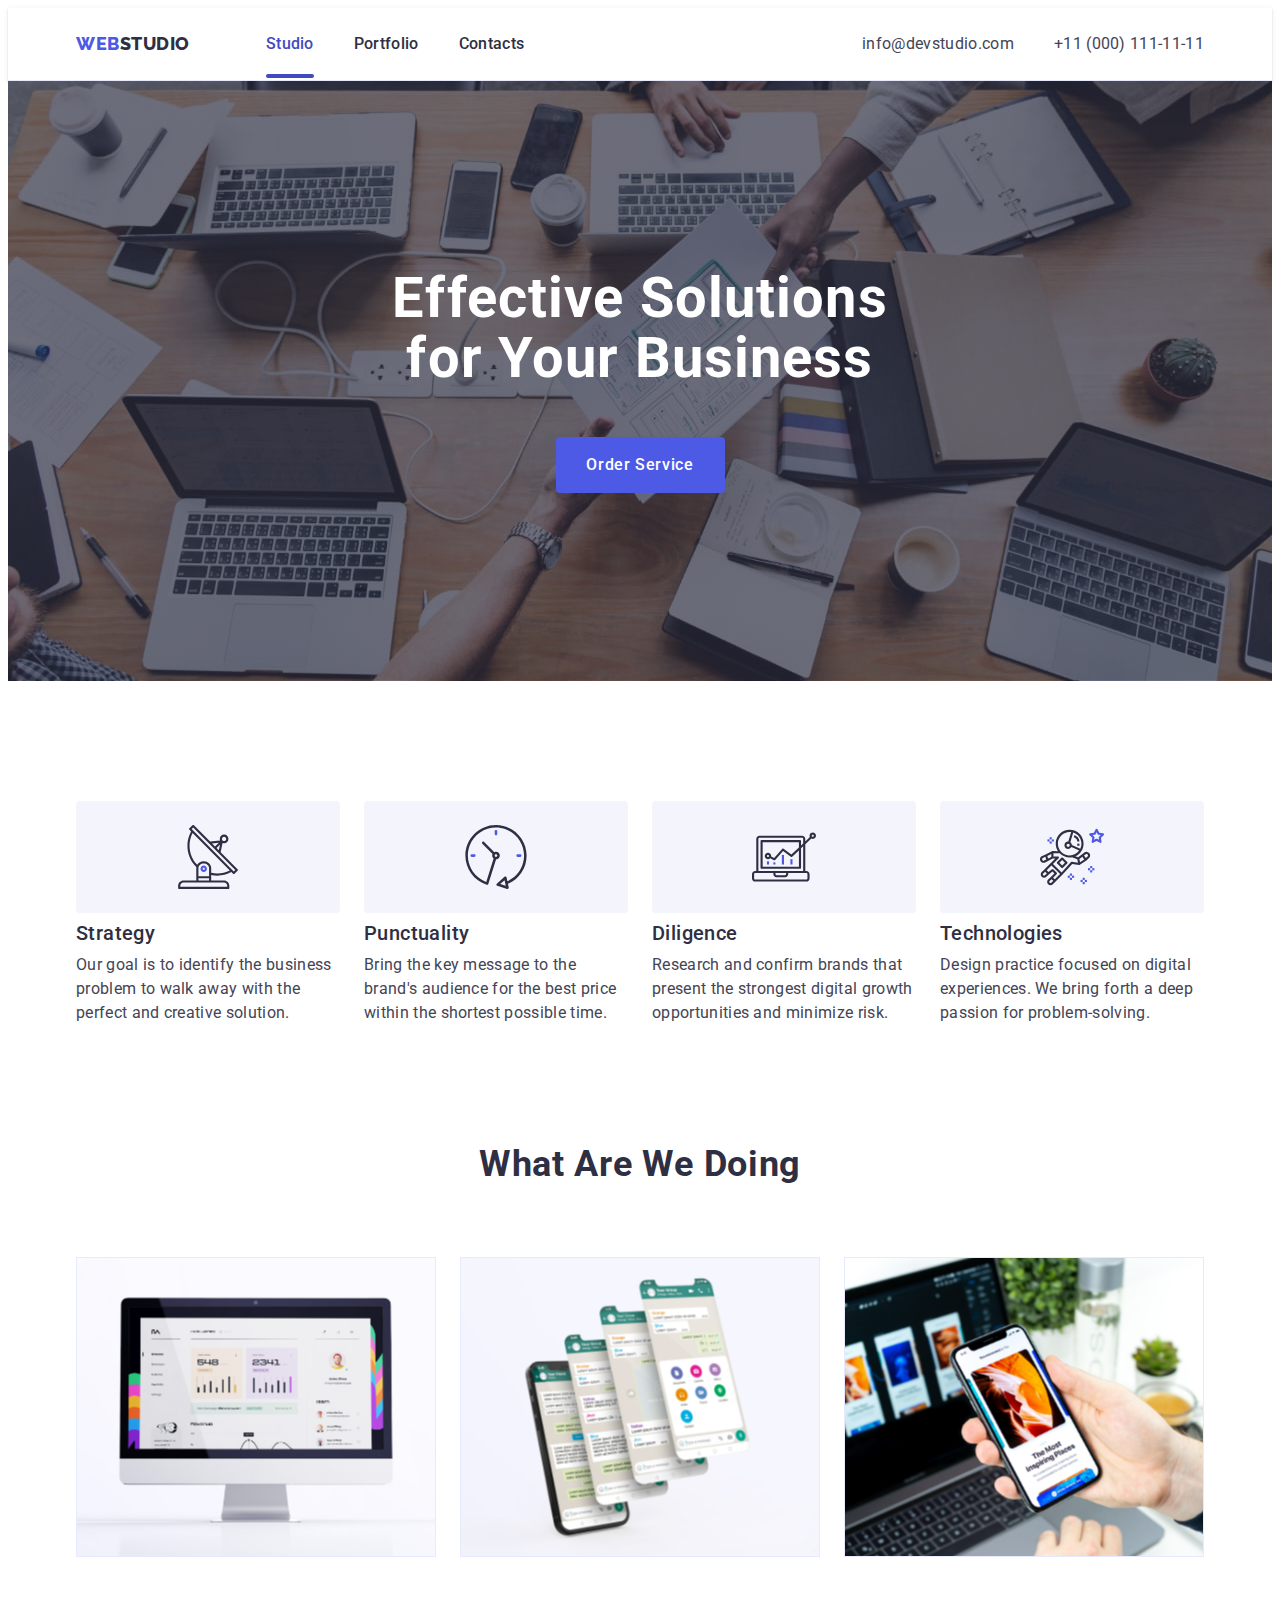
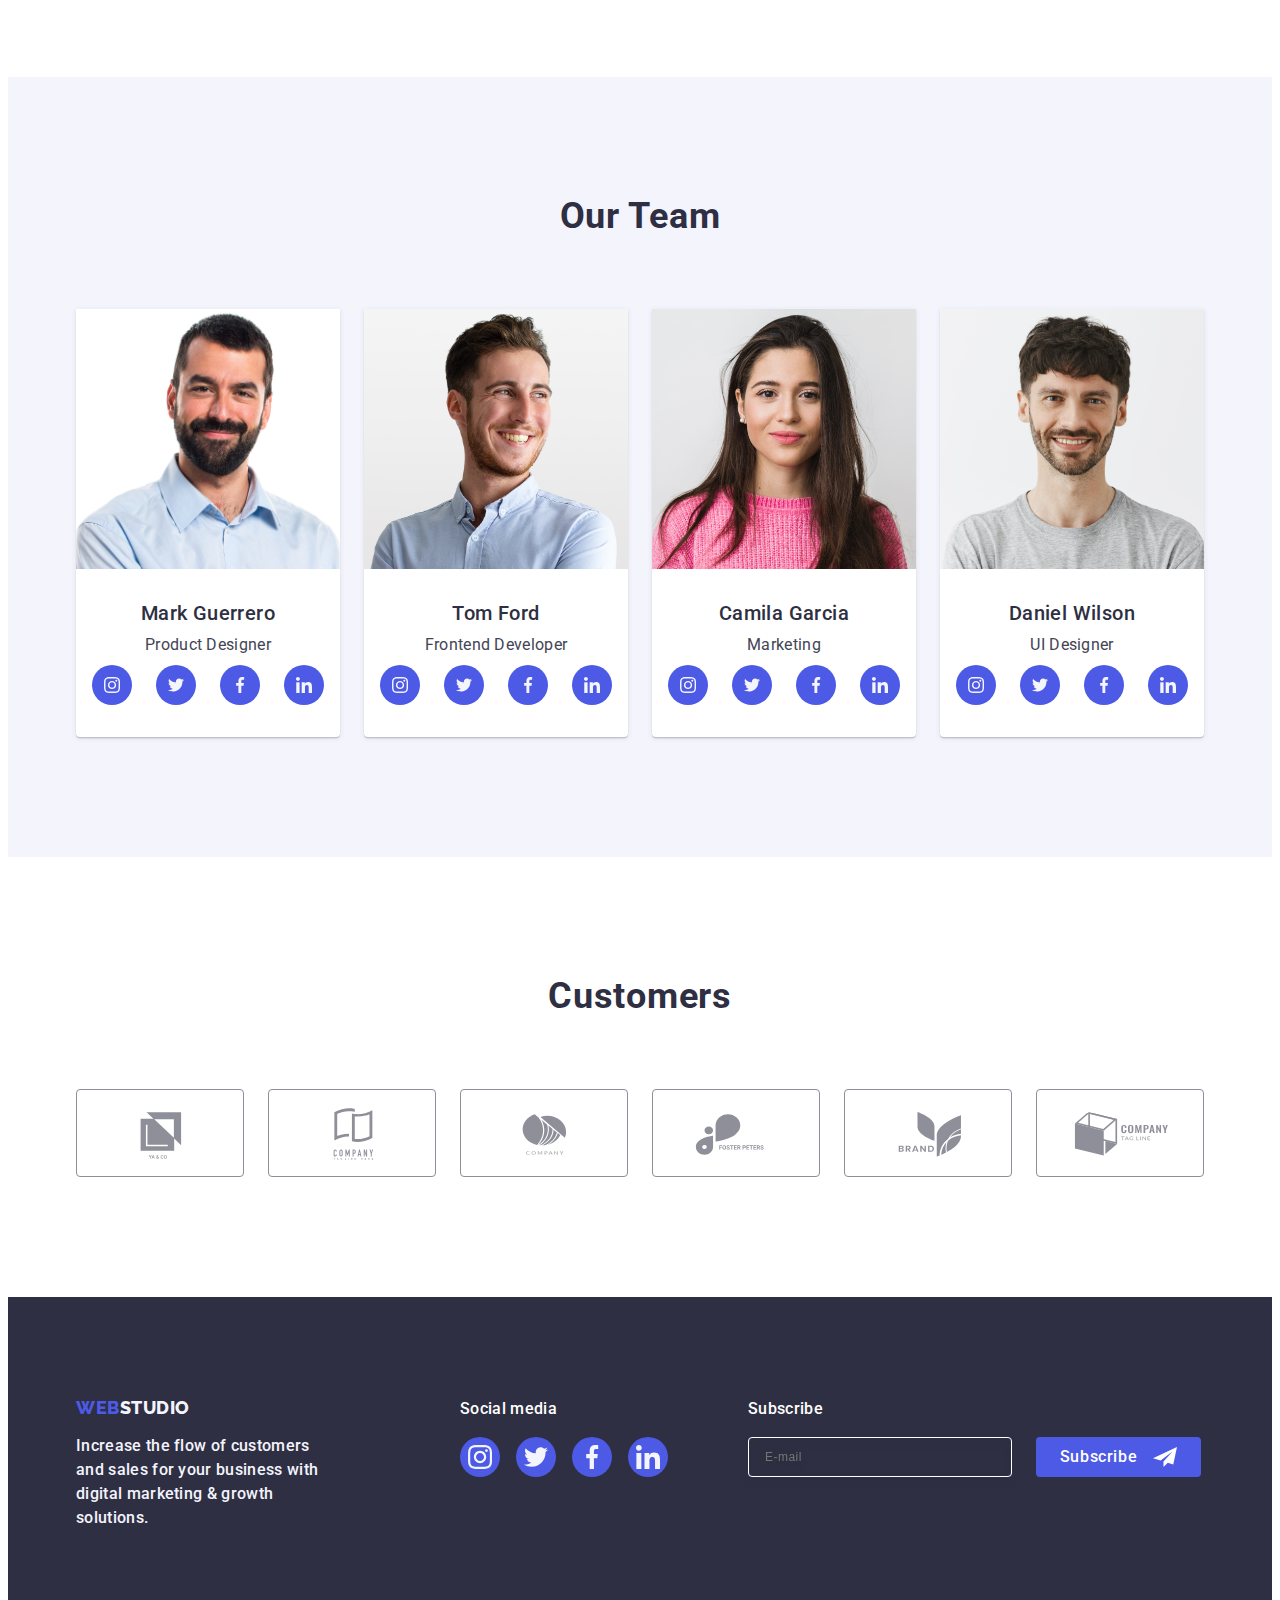
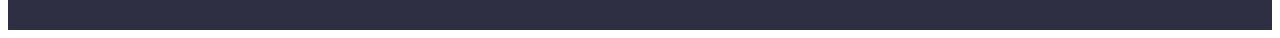
<file: index.html>
<!DOCTYPE html>
<html lang="en">
  <head>
    <meta charset="UTF-8" />
    <meta http-equiv="X-UA-Compatible" content="IE=edge" />
    <meta name="viewport" content="width=device-width, initial-scale=1.0" />

    <link rel="preconnect" href="https://fonts.googleapis.com" />
    <link rel="preconnect" href="https://fonts.gstatic.com" crossorigin />
    <link
      href="https://fonts.googleapis.com/css2?family=Raleway:wght@800&family=Roboto:wght@400;500;700;900&display=swap"
      rel="stylesheet"
    />

    <link
      rel="stylesheet"
      href="https://cdnjs.cloudflare.com/ajax/libs/modern-normalize/2.0.0/modern-normalize.min.css"
      integrity="sha512-4xo8blKMVCiXpTaLzQSLSw3KFOVPWhm/TRtuPVc4WG6kUgjH6J03IBuG7JZPkcWMxJ5huwaBpOpnwYElP/m6wg=="
      crossorigin="anonymous"
      referrerpolicy="no-referrer"
    />

    <link rel="stylesheet" href="./css/styles.css" />
    <title>Web Studio</title>
  </head>
  <body>
    <!-- Header -->
    <header class="header">
      <div class="container header-container">
        <!-- Menu nav -->
        <nav class="header-navigation">
          <!-- Header Logo -->
          <a href="./index.html" class="logo-webstudio link"
            >Web<span class="studio">Studio</span></a
          >

          <!-- header link -->
          <ul class="header-link list link">
            <li>
              <a
                class="header-list-menu line link-cursor link"
                href="./index.html"
                >Studio</a
              >
            </li>
            <li>
              <a
                class="header-list-menu link-cursor link"
                href="./portfolio.html"
                >Portfolio</a
              >
            </li>
            <li>
              <a class="header-list-menu link-cursor link" href="">Contacts</a>
            </li>
          </ul>
        </nav>
        <!-- header address link -->
        <address class="address-link list header-address">
          <ul class="address-link list">
            <li>
              <a
                class="address-link link-cursor list link"
                href="mailto:info@devstudio.com"
                >info@devstudio.com</a
              >
            </li>
            <li>
              <a
                class="address-link link-cursor list link"
                href="tel:+110001111111"
                >+11 (000) 111-11-11</a
              >
            </li>
          </ul>
        </address>
      </div>
    </header>

    <!-- Main content -->
    <main>
      <!-- HERO  section 1 -->
      <section class="hero-studio">
        <div class="container">
          <h1 class="hero-title hero-title-container">
            Effective Solutions for Your Business
          </h1>
          <button class="hero-button" type="button" data-modal-open>
            Order Service
          </button>
        </div>
      </section>
      <!-- Featurs section 2 -->
      <section class="featurs-section">
        <div class="container featurs-container">
          <h2 class="featurs-title-visually-hidden">Featurs</h2>
          <ul class="list featurs-list">
            <li class="featurs-block">
              <div class="featurs-image">
                <svg class="featurs-icon" width="64" height="64">
                  <use href="./images/icons.svg#icon-antenna"></use>
                </svg>
              </div>
              <h3 class="featurs-names">Strategy</h3>
              <p class="featurs-text">
                Our goal is to identify the business problem to walk away with
                the perfect and creative solution.
              </p>
            </li>
            <li class="featurs-block">
              <div class="featurs-image">
                <svg class="featurs-icon" width="64" height="64">
                  <use href="./images/icons.svg#icon-clock"></use>
                </svg>
              </div>
              <h3 class="featurs-names">Punctuality</h3>
              <p class="featurs-text">
                Bring the key message to the brand's audience for the best price
                within the shortest possible time.
              </p>
            </li>
            <li class="featurs-block">
              <div class="featurs-image">
                <svg class="featurs-icon" width="64" height="64">
                  <use href="./images/icons.svg#icon-diagram"></use>
                </svg>
              </div>
              <h3 class="featurs-names">Diligence</h3>
              <p class="featurs-text">
                Research and confirm brands that present the strongest digital
                growth opportunities and minimize risk.
              </p>
            </li>
            <li class="featurs-block">
              <div class="featurs-image">
                <svg class="featurs-icon" width="64" height="64">
                  <use href="./images/icons.svg#icon-astronaut"></use>
                </svg>
              </div>
              <h3 class="featurs-names">Technologies</h3>
              <p class="featurs-text">
                Design practice focused on digital experiences. We bring forth a
                deep passion for problem-solving.
              </p>
            </li>
          </ul>
        </div>
      </section>
      <!-- Work - What ate we doing - Section 3 -->
      <section class="work-section">
        <div class="container work-container">
          <h2 class="work-title">What are we doing</h2>
          <ul class="list work-list-container">
            <li class="work-block">
              <img
                src="./images/img-1-rectangle-71.jpg"
                alt="Image of computer"
                width="360"
              />
            </li>
            <li class="work-block">
              <img
                src="./images/img-2-rectangle-71.jpg"
                alt="Image of screens of smartphone"
                width="360"
              />
            </li>
            <li class="work-block">
              <img
                src="./images/img-3-rectangle-71.jpg"
                alt="Image of smartphone and laptop"
                width="360"
              />
            </li>
          </ul>
        </div>
      </section>
      <!-- About us - Section 4 -->
      <section class="about-us-section">
        <div class="container">
          <h2 class="about-title">Our Team</h2>
          <ul class="list about-us-list">
            <li class="team-figuration">
              <img
                src="./images/photo-of-mark.jpg"
                alt="Photo of Mark"
                width="264"
              />
              <div class="workers-block">
                <h3 class="name-of-workers">Mark Guerrero</h3>
                <p class="work-position">Product Designer</p>
                <ul class="list social-media-list-workers">
                  <li class="background-social-media-workers">
                    <a class="social-list-worker-item" href="#">
                      <svg width="16" height="16" class="worker-link-icon">
                        <use href="./images/icons.svg#icon-instagram-1"></use>
                      </svg>
                    </a>
                  </li>
                  <li class="background-social-media-workers">
                    <a class="social-list-worker-item" href="#">
                      <svg width="16" height="16" class="worker-link-icon">
                        <use href="./images/icons.svg#icon-twitter-1"></use>
                      </svg>
                    </a>
                  </li>
                  <li class="background-social-media-workers">
                    <a class="social-list-worker-item" href="#">
                      <svg width="16" height="16" class="worker-link-icon">
                        <use href="./images/icons.svg#icon-facebook-1"></use>
                      </svg>
                    </a>
                  </li>
                  <li class="background-social-media-workers">
                    <a class="social-list-worker-item" href="#">
                      <svg width="16" height="16" class="worker-link-icon">
                        <use href="./images/icons.svg#icon-linkedin-1"></use>
                      </svg>
                    </a>
                  </li>
                </ul>
              </div>
            </li>
            <li class="team-figuration">
              <img
                src="./images/photo-of-tom.jpg"
                alt="Photo of Tom"
                width="264"
              />
              <div class="workers-block">
                <h3 class="name-of-workers">Tom Ford</h3>
                <p class="work-position">Frontend Developer</p>
                <ul class="list social-media-list-workers">
                  <li class="background-social-media-workers">
                    <a class="social-list-worker-item" href="#">
                      <svg width="16" height="16" class="worker-link-icon">
                        <use href="./images/icons.svg#icon-instagram-1"></use>
                      </svg>
                    </a>
                  </li>
                  <li class="background-social-media-workers">
                    <a class="social-list-worker-item" href="#">
                      <svg width="16" height="16" class="worker-link-icon">
                        <use href="./images/icons.svg#icon-twitter-1"></use>
                      </svg>
                    </a>
                  </li>
                  <li class="background-social-media-workers">
                    <a class="social-list-worker-item" href="#">
                      <svg width="16" height="16" class="worker-link-icon">
                        <use href="./images/icons.svg#icon-facebook-1"></use>
                      </svg>
                    </a>
                  </li>
                  <li class="background-social-media-workers">
                    <a class="social-list-worker-item" href="#">
                      <svg width="16" height="16" class="worker-link-icon">
                        <use href="./images/icons.svg#icon-linkedin-1"></use>
                      </svg>
                    </a>
                  </li>
                </ul>
              </div>
            </li>
            <li class="team-figuration">
              <img
                src="./images/photo-of-camila.jpg"
                alt="Photo of Camila"
                width="264"
              />
              <div class="workers-block">
                <h3 class="name-of-workers">Camila Garcia</h3>
                <p class="work-position">Marketing</p>
                <ul class="list social-media-list-workers">
                  <li class="background-social-media-workers">
                    <a class="social-list-worker-item" href="#">
                      <svg width="16" height="16" class="worker-link-icon">
                        <use href="./images/icons.svg#icon-instagram-1"></use>
                      </svg>
                    </a>
                  </li>
                  <li class="background-social-media-workers">
                    <a class="social-list-worker-item" href="#">
                      <svg width="16" height="16" class="worker-link-icon">
                        <use href="./images/icons.svg#icon-twitter-1"></use>
                      </svg>
                    </a>
                  </li>
                  <li class="background-social-media-workers">
                    <a class="social-list-worker-item" href="#">
                      <svg width="16" height="16" class="worker-link-icon">
                        <use href="./images/icons.svg#icon-facebook-1"></use>
                      </svg>
                    </a>
                  </li>
                  <li class="background-social-media-workers">
                    <a class="social-list-worker-item" href="#">
                      <svg width="16" height="16" class="worker-link-icon">
                        <use href="./images/icons.svg#icon-linkedin-1"></use>
                      </svg>
                    </a>
                  </li>
                </ul>
              </div>
            </li>
            <li class="team-figuration">
              <img
                src="./images/photo-of-daniel.jpg"
                alt="Photo of Daniel"
                width="264"
              />
              <div class="workers-block">
                <h3 class="name-of-workers">Daniel Wilson</h3>
                <p class="work-position">UI Designer</p>
                <ul class="list social-media-list-workers">
                  <li class="background-social-media-workers">
                    <a class="social-list-worker-item" href="#">
                      <svg width="16" height="16" class="worker-link-icon">
                        <use href="./images/icons.svg#icon-instagram-1"></use>
                      </svg>
                    </a>
                  </li>
                  <li class="background-social-media-workers">
                    <a class="social-list-worker-item" href="#">
                      <svg width="16" height="16" class="worker-link-icon">
                        <use href="./images/icons.svg#icon-twitter-1"></use>
                      </svg>
                    </a>
                  </li>
                  <li class="background-social-media-workers">
                    <a class="social-list-worker-item" href="#">
                      <svg width="16" height="16" class="worker-link-icon">
                        <use href="./images/icons.svg#icon-facebook-1"></use>
                      </svg>
                    </a>
                  </li>
                  <li class="background-social-media-workers">
                    <a class="social-list-worker-item" href="#">
                      <svg width="16" height="16" class="worker-link-icon">
                        <use href="./images/icons.svg#icon-linkedin-1"></use>
                      </svg>
                    </a>
                  </li>
                </ul>
              </div>
            </li>
          </ul>
        </div>
      </section>

      <!-- Customers - Section  5 -->
      <section class="customers-section">
        <div class="container">
          <h2 class="customers-title">Customers</h2>
          <ul class="customers-list list">
            <li class="customers-item">
              <a class="customers-link" href="#">
                <svg class="customers-logo" width="104" height="56">
                  <use href="./images/icons.svg#icon-client-1"></use>
                </svg>
              </a>
            </li>

            <li class="customers-item">
              <a class="customers-link" href="#">
                <svg class="customers-logo" width="104" height="56">
                  <use href="./images/icons.svg#icon-client-2"></use>
                </svg>
              </a>
            </li>

            <li class="customers-item">
              <a class="customers-link" href="#">
                <svg class="customers-logo" width="104" height="56">
                  <use href="./images/icons.svg#icon-client-3"></use>
                </svg>
              </a>
            </li>

            <li class="customers-item">
              <a class="customers-link" href="#">
                <svg class="customers-logo" width="104" height="56">
                  <use href="./images/icons.svg#icon-client-4"></use>
                </svg>
              </a>
            </li>

            <li class="customers-item">
              <a class="customers-link" href="#">
                <svg class="customers-logo" width="104" height="56">
                  <use
                    class="customers-icon"
                    href="./images/icons.svg#icon-client-5"
                  ></use>
                </svg>
              </a>
            </li>

            <li class="customers-item">
              <a class="customers-link" href="#">
                <svg class="customers-logo" width="104" height="56">
                  <use
                    class="customers-icon"
                    href="./images/icons.svg#icon-client-6"
                  ></use>
                </svg>
              </a>
            </li>
          </ul>
        </div>
      </section>
    </main>

    <!-- Footer -->
    <footer class="footer">
      <div class="container footer-container">
        <div class="logo-footer-section">
          <!-- Footer Logo -->

          <a href="./index.html" class="logo-webstudio-footer link link-cursor"
            >Web<span class="studio-footer">Studio</span></a
          >

          <p class="footer-text">
            Increase the flow of customers and sales for your business with
            digital marketing & growth solutions.
          </p>
        </div>
        <div class="social-media-container">
          <p class="social-media-text">Social media</p>
          <ul class="list social-media-list">
            <li class="social-media-box">
              <a class="social-list-item" href="#">
                <svg width="24" height="24" class="social-logo">
                  <use href="./images/icons.svg#icon-instagram-1"></use>
                </svg>
              </a>
            </li>
            <li class="social-media-box">
              <a class="social-list-item" href="#">
                <svg width="24" height="24" class="social-logo">
                  <use href="./images/icons.svg#icon-twitter-1"></use>
                </svg>
              </a>
            </li>
            <li class="social-media-box">
              <a class="social-list-item" href="#">
                <svg width="24" height="24" class="social-logo">
                  <use href="./images/icons.svg#icon-facebook-1"></use>
                </svg>
              </a>
            </li>
            <li class="social-media-box">
              <a class="social-list-item" href="#">
                <svg width="24" height="24" class="social-logo">
                  <use href="./images/icons.svg#icon-linkedin-1"></use>
                </svg>
              </a>
            </li>
          </ul>
        </div>

        <div class="form-container-footer">
          <p class="form-text-footer">Subscribe</p>

          <form action="#" class="form-footer">
            <label for="user-email" class="form-label-footer">
              <input
                type="email"
                name="user-email"
                id="user-email"
                placeholder="E-mail"
                class="input-email-footer"
              />
            </label>

            <button type="submit" class="button-form-send">
              Subscribe
              <svg width="24" height="24" class="telegram-logo">
                <use href="./images/icons.svg#icon-telegram"></use>
              </svg>
            </button>
          </form>
        </div>
      </div>
    </footer>

    <!-- BACKDROP - modal-window -->
    <div class="backdrop is-hidden" data-modal>
      <div class="modal">
        <button type="button" data-modal-close class="modal-close">
          <svg class="icon-close-button" width="8" height="8">
            <use href="./images/icons.svg#icon-close-button"></use>
          </svg>
        </button>

        <p class="modal-text">Leave your contacts and we will call you back</p>

        
          <form action="#" class="form-modal">

            <div class="form-modal-box">
            <label for="user-name" class="user-dates">Name</label>
            <div class="svg-icon-form">
              <input
                type="text"
                name="user-name"
                id="user-name"
                class="input-modal"
                required
                pattern="^[a-zA-Zа-яА-ЯіІїЇ]+$"
              />
              <svg class="modal-form-input-icon" width="18" height="24">
                <use href="./images/icons.svg#icon-user"></use>
              </svg>
            </div>
            </div>

            <div class="form-modal-box">
            <label for="user-tel" class="user-dates">Phone</label>
            <div class="svg-icon-form">
              <input
                type="tel"
                name="user-tel"
                id="user-tel"
                class="input-modal"
                required
                pattern="[0-9]{3}-[0-9]{3}-[0-9]{2}-[0-9]{2}"
                title="xxx-xxx-xx-xx"
              />
              <svg class="modal-form-input-icon" width="18" height="24">
                <use href="./images/icons.svg#icon-phone"></use>
              </svg>
            </div>
            </div>


            <div class="form-modal-box">
            <label for="user-email-modal" class="user-dates">Email</label>
            <div class="svg-icon-form">
              <input
                type="email"
                name="user-email-modal"
                id="user-email-modal"
                class="input-modal"
                required
              />
              <svg class="modal-form-input-icon" width="18" height="24">
                <use href="./images/icons.svg#icon-email"></use>
              </svg>
            </div>
            </div>


            <div class="textarea-modal-container"> 
            <label for="user-comment" class="user-dates">Comment</label>
            <textarea
              name="user-comment"
              id="user-comment"
              class="textarea-modal"
              placeholder="Text input"
            ></textarea>
            </div>



            <div class="license-box">
         
              <input
                id="user-privacy"
                type="checkbox"
                name="user-privacy"
                class="visually-hidden license-checkbox"
                value="true"
                required
              />

              <label for="user-privacy" class="license-text">
                <span class="license-span">
                  <svg width="10" height="8" class="icon-check">
                    <use href="./images/icons.svg#icon-check"></use>
                  </svg>
                </span>
                I accept the terms and conditions of the
               
                <a href="#" class="privacy-policy-link"
                  >Privacy Policy</a
                ></label>
            </div>

       
              <button type="submit" class="button-form-modal">Send</button>
                     </form>
        
      </div>
    </div>

    <script src="./js/modal.js"></script>
  </body>
</html>
</file>
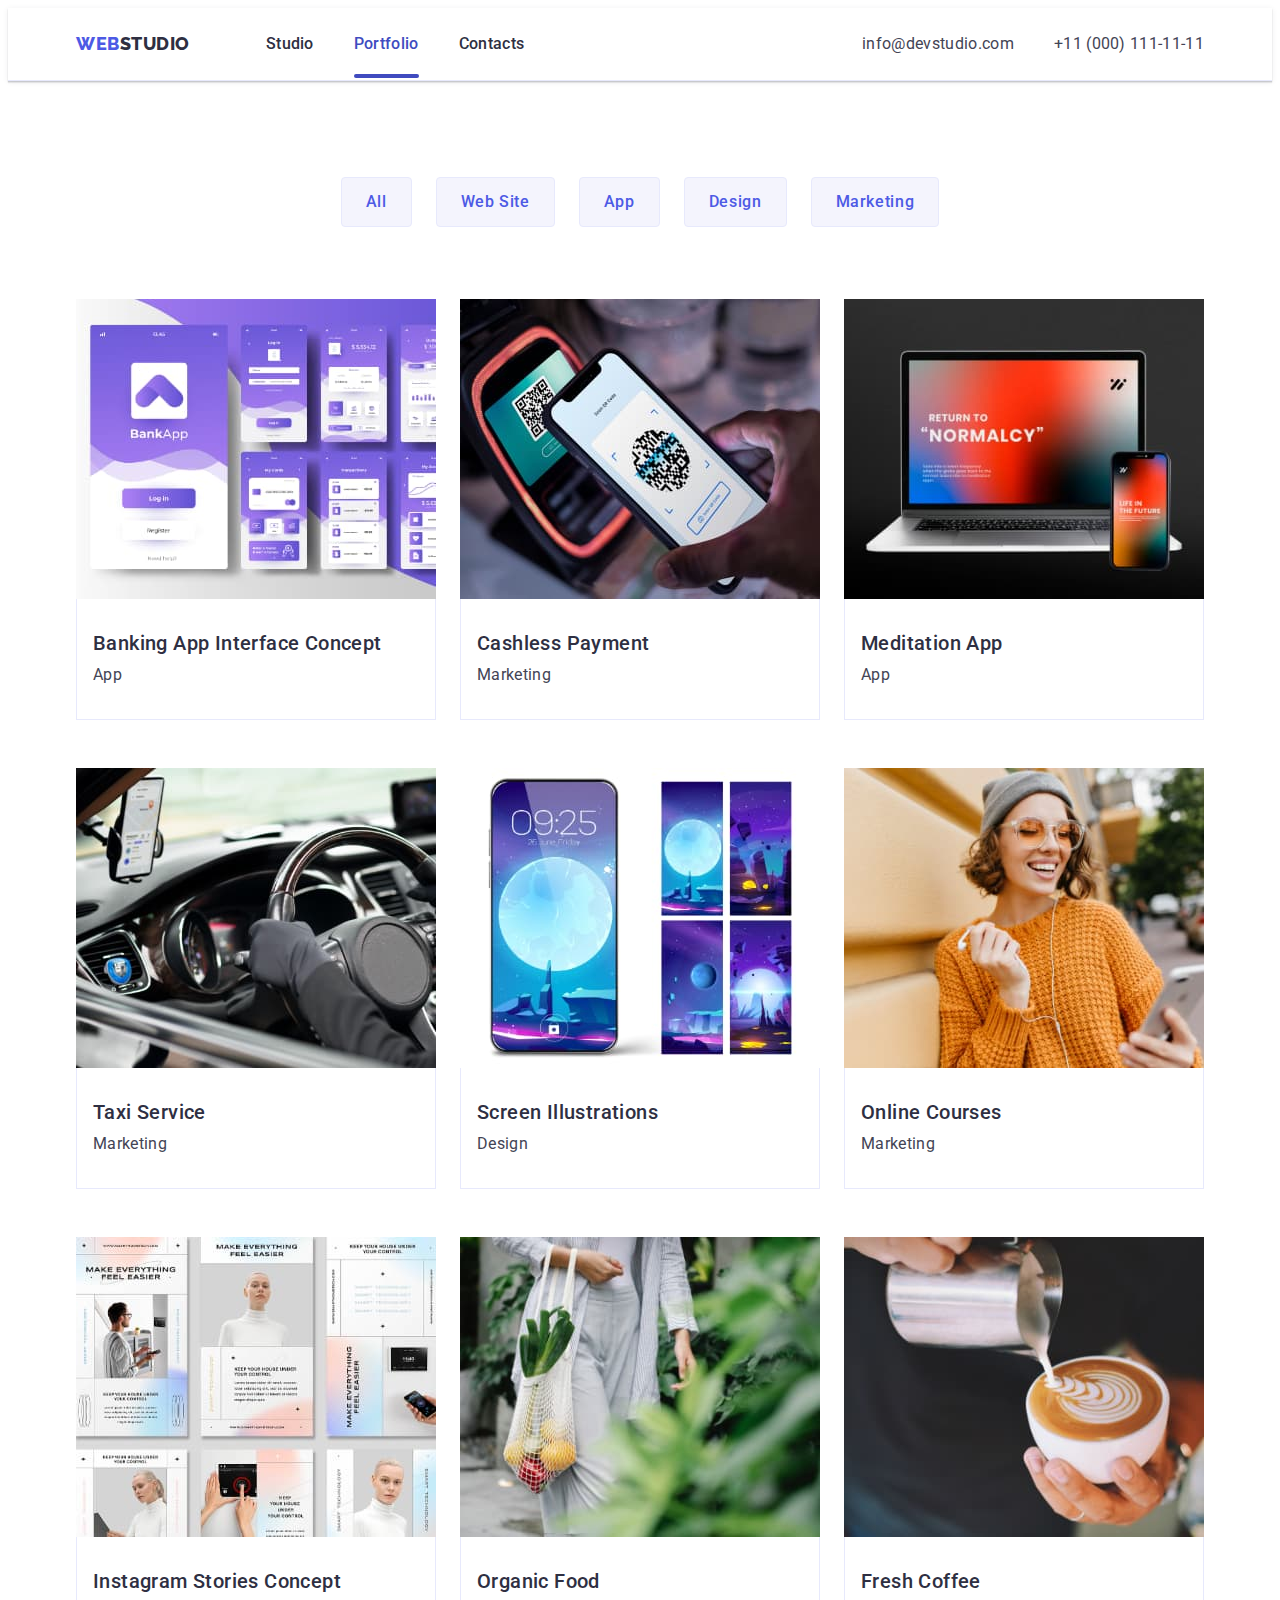
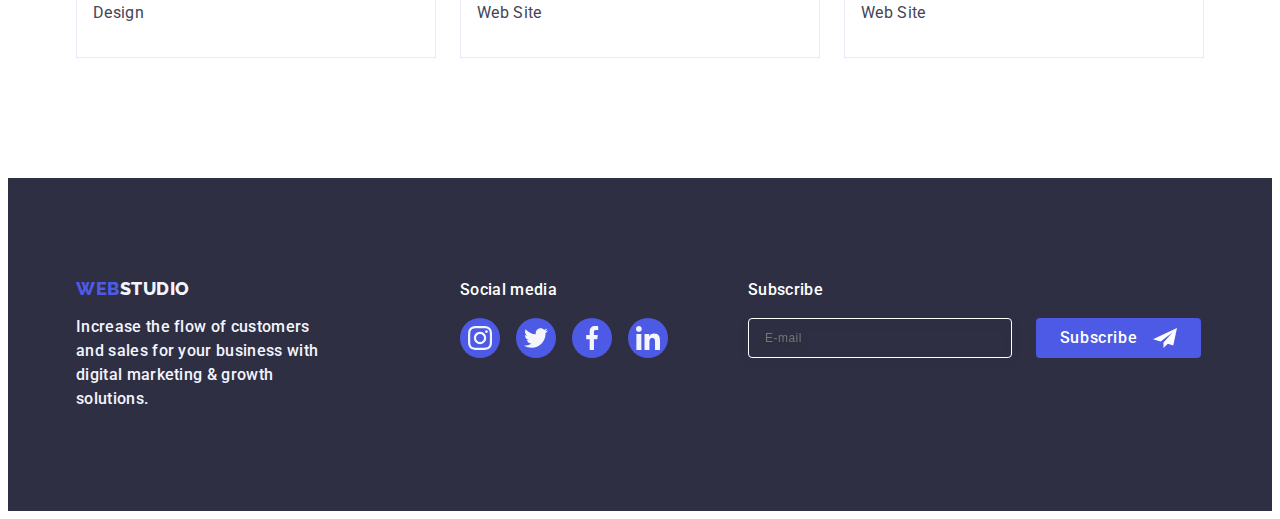
<file: portfolio.html>
<!DOCTYPE html>
<html lang="en">
  <head>
    <meta charset="UTF-8" />
    <meta http-equiv="X-UA-Compatible" content="IE=edge" />
    <meta name="viewport" content="width=device-width, initial-scale=1.0" />

    <link rel="preconnect" href="https://fonts.googleapis.com" />
    <link rel="preconnect" href="https://fonts.gstatic.com" crossorigin />
    <link
      href="https://fonts.googleapis.com/css2?family=Raleway:wght@800&family=Roboto:wght@400;500;700;900&display=swap"
      rel="stylesheet"
    />
    <link
      rel="stylesheet"
      href="https://cdnjs.cloudflare.com/ajax/libs/modern-normalize/2.0.0/modern-normalize.min.css"
      integrity="sha512-4xo8blKMVCiXpTaLzQSLSw3KFOVPWhm/TRtuPVc4WG6kUgjH6J03IBuG7JZPkcWMxJ5huwaBpOpnwYElP/m6wg=="
      crossorigin="anonymous"
      referrerpolicy="no-referrer"
    />

    <link rel="stylesheet" href="./css/styles.css" />

    <title>Portfolio</title>
  </head>
  <body>
    <!-- Header portfolio -->
    <header class="header">
      <div class="container header-container">
        <!-- Menu nav -->
        <nav class="header-navigation">
          <!-- Header Logo -->
          <a href="./index.html" class="logo-webstudio link"
            >Web<span class="studio">Studio</span></a
          >

          <!-- header link -->
          <ul class="header-link list link">
            <li>
              <a class="header-list-menu link-cursor link" href="./index.html"
                >Studio</a
              >
            </li>
            <li>
              <a
                class="header-list-menu line link-cursor link"
                href="./portfolio.html"
                >Portfolio</a
              >
            </li>
            <li>
              <a class="header-list-menu link-cursor link" href="">Contacts</a>
            </li>
          </ul>
        </nav>
        <!-- header address link -->
        <address class="address-link list header-address">
          <ul class="address-link list">
            <li>
              <a
                class="address-link link-cursor list link"
                href="mailto:info@devstudio.com"
                >info@devstudio.com</a
              >
            </li>
            <li>
              <a
                class="address-link link-cursor list link"
                href="tel:+110001111111"
                >+11 (000) 111-11-11</a
              >
            </li>
          </ul>
        </address>
      </div>
    </header>

    <!-- Main portfolio -->
    <main>
      <!-- Hero section -->
      <section class="portfolio-section">
        <div class="container">
          <h1 class="portfolio-hero-title">Examples of our prodacts</h1>
          <ul class="list button-portfolio-container">
            <li>
              <button class="button-cursor button-font-family" type="button">
                All
              </button>
            </li>
            <li>
              <button class="button-font-family button-cursor" type="button">
                Web Site
              </button>
            </li>
            <li>
              <button class="button-font-family button-cursor" type="button">
                App
              </button>
            </li>
            <li>
              <button class="button-font-family button-cursor" type="button">
                Design
              </button>
            </li>
            <li>
              <button class="button-font-family button-cursor" type="button">
                Marketing
              </button>
            </li>
          </ul>

          <!-- Photo products -->

          <ul class="list portfolio-link-container">
            <li class="images-link-container">
              <a class="link images-link-app" href="">
                <div class="images-app">
                  <img
                    src="./images/img-portfolio-1.jpg"
                    alt="Menu examples"
                    width="360"
                  />
                  <p class="apps-describe">
                    14 Stylish and User-Friendly App Design Concepts · Task
                    Manager App · Calorie Tracker App · Exotic Fruit Ecommerce
                    App · Cloud Storage App
                  </p>
                </div>
                <div class="portfolio-apps-block">
                  <h2 class="portfolio-product-title">
                    Banking App Interface Concept
                  </h2>
                  <p class="portfolio-product-description">App</p>
                </div>
              </a>
            </li>
            <li class="images-link-container">
              <a class="link images-link-app" href="">
                <div class="images-app">
                  <img
                    src="./images/img-portfolio-2.jpg"
                    alt="QR-code scanning
            process"
                    width="360"
                  />
                  <p class="apps-describe">
                    14 Stylish and User-Friendly App Design Concepts · Task
                    Manager App · Calorie Tracker App · Exotic Fruit Ecommerce
                    App · Cloud Storage App
                  </p>
                </div>
                <div class="portfolio-apps-block">
                  <h2 class="portfolio-product-title">Cashless Payment</h2>
                  <p class="portfolio-product-description">Marketing</p>
                </div>
              </a>
            </li>
            <li class="images-link-container">
              <a class="link images-link-app" href="">
                <div class="images-app">
                  <img
                    src="./images/img-portfolio-3.jpg"
                    alt="Vision of page on phone
            and laptop"
                    width="360"
                  />
                  <p class="apps-describe">
                    14 Stylish and User-Friendly App Design Concepts · Task
                    Manager App · Calorie Tracker App · Exotic Fruit Ecommerce
                    App · Cloud Storage App
                  </p>
                </div>
                <div class="portfolio-apps-block">
                  <h2 class="portfolio-product-title">Meditation App</h2>
                  <p class="portfolio-product-description">App</p>
                </div></a
              >
            </li>
            <li class="images-link-container">
              <a class="link images-link-app" href="">
                <div class="images-app">
                  <img
                    src="./images/img-portfolio-4.jpg"
                    alt="Using app in the car"
                    width="360"
                  />
                  <p class="apps-describe">
                    14 Stylish and User-Friendly App Design Concepts · Task
                    Manager App · Calorie Tracker App · Exotic Fruit Ecommerce
                    App · Cloud Storage App
                  </p>
                </div>
                <div class="portfolio-apps-block">
                  <h2 class="portfolio-product-title">Taxi Service</h2>
                  <p class="portfolio-product-description">Marketing</p>
                </div>
              </a>
            </li>
            <li class="images-link-container">
              <a class="link images-link-app" href="">
                <div class="images-app">
                  <img
                    src="./images/img-portfolio-5.jpg"
                    alt="Themes styles"
                    width="360"
                  />
                  <p class="apps-describe">
                    14 Stylish and User-Friendly App Design Concepts · Task
                    Manager App · Calorie Tracker App · Exotic Fruit Ecommerce
                    App · Cloud Storage App
                  </p>
                </div>
                <div class="portfolio-apps-block">
                  <h2 class="portfolio-product-title">Screen Illustrations</h2>

                  <p class="portfolio-product-description">Design</p>
                </div></a
              >
            </li>
            <li class="images-link-container">
              <a class="link images-link-app" href="">
                <div class="images-app">
                  <img
                    src="./images/img-portfolio-6.jpg"
                    alt="Girl`s using an app"
                    width="360"
                  />
                  <p class="apps-describe">
                    14 Stylish and User-Friendly App Design Concepts · Task
                    Manager App · Calorie Tracker App · Exotic Fruit Ecommerce
                    App · Cloud Storage App
                  </p>
                </div>
                <div class="portfolio-apps-block">
                  <h2 class="portfolio-product-title">Online Courses</h2>
                  <p class="portfolio-product-description">Marketing</p>
                </div></a
              >
            </li>
            <li class="images-link-container">
              <a class="link images-link-app" href="">
                <div class="images-app">
                  <img
                    src="./images/img-portfolio-7.jpg"
                    alt="Pages of possibilities"
                    width="360"
                  />
                  <p class="apps-describe">
                    14 Stylish and User-Friendly App Design Concepts · Task
                    Manager App · Calorie Tracker App · Exotic Fruit Ecommerce
                    App · Cloud Storage App
                  </p>
                </div>
                <div class="portfolio-apps-block">
                  <h2 class="portfolio-product-title">
                    Instagram Stories Concept
                  </h2>
                  <p class="portfolio-product-description">Design</p>
                </div>
              </a>
            </li>
            <li class="images-link-container">
              <a class="link images-link-app" href="">
                <div class="images-app">
                  <img
                    src="./images/img-portfolio-8.jpg"
                    alt="The woman's carries
            vegetables"
                    width="360"
                  />
                  <p class="apps-describe">
                    14 Stylish and User-Friendly App Design Concepts · Task
                    Manager App · Calorie Tracker App · Exotic Fruit Ecommerce
                    App · Cloud Storage App
                  </p>
                </div>
                <div class="portfolio-apps-block">
                  <h2 class="portfolio-product-title">Organic Food</h2>
                  <p class="portfolio-product-description">Web Site</p>
                </div>
              </a>
            </li>

            <li class="images-link-container">
              <a class="link images-link-app" href="">
                <div class="images-app">
                  <img
                    src="./images/img-portfolio-9.jpg"
                    alt="Making a coffee"
                    width="360"
                  />
                  <p class="apps-describe">
                    14 Stylish and User-Friendly App Design Concepts · Task
                    Manager App · Calorie Tracker App · Exotic Fruit Ecommerce
                    App · Cloud Storage App
                  </p>
                </div>
                <div class="portfolio-apps-block">
                  <h2 class="portfolio-product-title">Fresh Coffee</h2>
                  <p class="portfolio-product-description">Web Site</p>
                </div>
              </a>
            </li>
          </ul>
        </div>
      </section>
    </main>

    <!-- Footer portfolio -->
    <footer class="footer">
      <div class="container footer-container">
        <div class="logo-footer-section">
          <!-- Footer Logo -->

          <a href="./index.html" class="logo-webstudio-footer link link-cursor"
            >Web<span class="studio-footer">Studio</span></a
          >

          <p class="footer-text">
            Increase the flow of customers and sales for your business with
            digital marketing & growth solutions.
          </p>
        </div>
        <div class="social-media-container">
          <p class="social-media-text">Social media</p>
          <ul class="list social-media-list">
            <li class="social-media-box">
              <a class="social-list-item" href="#">
                <svg width="24" height="24" class="social-logo">
                  <use href="./images/icons.svg#icon-instagram-1"></use>
                </svg>
              </a>
            </li>
            <li class="social-media-box">
              <a class="social-list-item" href="#">
                <svg width="24" height="24" class="social-logo">
                  <use href="./images/icons.svg#icon-twitter-1"></use>
                </svg>
              </a>
            </li>
            <li class="social-media-box">
              <a class="social-list-item" href="#">
                <svg width="24" height="24" class="social-logo">
                  <use href="./images/icons.svg#icon-facebook-1"></use>
                </svg>
              </a>
            </li>
            <li class="social-media-box">
              <a class="social-list-item" href="#">
                <svg width="24" height="24" class="social-logo">
                  <use href="./images/icons.svg#icon-linkedin-1"></use>
                </svg>
              </a>
            </li>
          </ul>
        </div>

        <div class="form-container-footer">
          <p class="form-text-footer">Subscribe</p>

          <form action="#" class="form-footer">
            <label for="user-email" class="form-label-footer">
              <input
                type="email"
                name="user-email"
                id="user-email"
                placeholder="E-mail"
                class="input-email-footer"
              />
            </label>

            <button type="submit" class="button-form-send">
              Subscribe
              <svg width="24" height="24" class="telegram-logo">
                <use href="./images/icons.svg#icon-telegram"></use>
              </svg>
            </button>
          </form>
        </div>
      </div>
    </footer>
  </body>
</html>
</file>
<file: css/styles.css>
body{
    font-family: "Roboto", sans-serif;
    color: var(--slate-color);
    background-color: var(--white-color);
    
}

* {
    box-sizing: border-box;

}

h1, h2, h3, h4, h5, h6, p {
    margin: 0;}

ul, ol {
    margin: 0;
padding: 0;}

img {display: block;}

.container {
    width: 1158px;
    padding-left: 15px;
    padding-right: 15px;
    margin: 0 auto;
}


:root {
--iris-color: #4D5AE5;
--navy-blue-color: #2E2F42;
--white-color: #ffffff;
--slate-color: #434455;
--cloud-color: #F4F4FD;
--ocean-color: #404BBF;

--cornflower-color: #e7e9fc;

--green-color: #31D0AA;

--light-slate-color:  #8E8F99;
--dairy-color: #FCFCFC;
}

/* HEADER */
.header {
    padding-top: 24px;
    padding-bottom: 24px;
    border-bottom: 1px solid var(--cornflower-color);


    box-shadow: 0px 2px 1px rgba(46, 47, 66, 0.08), 0px 1px 1px rgba(46, 47, 66, 0.16), 0px 1px 6px rgba(46, 47, 66, 0.08);
}

.header-container { display: flex;
    flex-direction: row;
    justify-content: flex-start;
    align-items: center;
    align-content: flex-start;
}
.header-navigation { display: flex;
    flex-direction: row;
    justify-content: flex-start;
    align-items: center;
    align-content: flex-start;
}

/* ---------LINK----------- */
.link {text-decoration: none;}


/* ---------LIST---------- */
.list {list-style: none;}

/* header logo */
.logo-webstudio {
font-family: "Raleway", sans-serif;
font-weight: 800;
font-size: 18px;
line-height: 1.17;
letter-spacing: 0.03em;
text-transform: uppercase;
color: var(--iris-color);

margin-right: 76px;

position: relative;
}
.logo-webstudio:hover {color: var(--iris-color);} 
.logo-webstudio:focus {color: var(--iris-color);} 

.studio {color: var(--navy-blue-color);}
.studio:hover {color: var(--iris-color);}
.studio:focus {color: var(--iris-color);}



/* header link, list */
.header-link {
    font-weight: 500;
    font-size: 16px;
    line-height: 1.5;
    letter-spacing: 0.02em;
    color: var(--navy-blue-color);

    display: flex;
    flex-direction: row;
    justify-content: flex-start;
    align-items: center;
    align-content: flex-start;
    gap: 40px;

    position: relative;
    
}

.line {position: relative;
color: var(--ocean-color);
}
.header-list-menu.line {
    color: var(--ocean-color);
}

.line::after {
    content: "";
    position: absolute;
    left: 0;
    bottom: -1px;
    height: 4px;
    background: var(--ocean-color);
    border-radius: 2px;
    transition: color 250ms cubic-bezier(0.4, 0, 0.2, 1);

    display: block;
    width: 100%;

bottom: 0;
background: var(--ocean-color);
}

/* .line:hover::after, .line:focus::after  {
    visibility: visible;
} */
/* Коли буде додана сторінка CONTACTS потрібно буде додати до неї клас line у посилання */

.header-list-menu {
    padding: 24px 0;
    color: var(--navy-blue-color);
        transition: color 250ms cubic-bezier(0.4, 0, 0.2, 1);
}
.header-list-menu:hover {color: var(--ocean-color);}
.header-list-menu:focus {color: var(--ocean-color);}


.header-list-menu::after {
    content: "";
    position: absolute;
    left: 0;
    bottom: -1px;
    height: 4px;
    background: var(--ocean-color);
    border-radius: 2px;
    transition: color 250ms cubic-bezier(0.4, 0, 0.2, 1);
}



/* header address link */
    .address-link {
        font-style: normal;
        font-weight: 400;
        font-size: 16px;
        line-height: 1.5;
        color: var(--slate-color);
        letter-spacing: 0.02em;
    margin-left: auto;

    display: flex;
  
    gap: 40px;

    transition: color 250ms cubic-bezier(0.4, 0, 0.2, 1);
    }
        .address-link:hover {color: var(--ocean-color);}
        .address-link:focus {color: var(--ocean-color);}



        /* MAIN CONTENT */


        /* ----HERO - Section 1--------*/
.hero-studio {background-color: var(--navy-blue-color);

background-image: linear-gradient(rgba(46, 47, 66, 0.7), rgba(46, 47, 66, 0.7)), url(../images/people-office.jpg);
background-position: center;
background-repeat: no-repeat;
background-size: cover;
background-clip: padding-box;

max-width: 1440px;
margin: auto;
background-origin: border-box;

    padding-top: 188px;
    padding-bottom: 188px;
}

.hero-title { font-weight: 700;
    font-size: 56px;
    line-height: 1.07;
        text-align: center;
    letter-spacing: 0.02em; 
    color: var(--white-color);
margin-bottom: 48px;

}
.hero-title-container {
    max-width: 496px;
    

    display: flex;
    flex-direction: row;
    align-items: center;
    justify-content: center;

    margin: 0 auto;
    margin-bottom: 48px;

    }

    .hero-button {
font-family: inherit;
font-weight: 500;
font-size: 16px;
line-height: 1.5;
color: var(--white-color);
background: var(--iris-color);
cursor: pointer;
letter-spacing: 0.04em;

border-radius: 4px;

display: block;
border: none;
min-width: 169px;
height: 56px;

margin: 0 auto;

transition: background-color 250ms cubic-bezier(0.4, 0, 0.2, 1);}
    .hero-button:hover {background-color: var(--ocean-color);}
    .hero-button:focus {background-color: var(--ocean-color);}

    /* Featurs - Section 2 */
    .featurs-section {
        padding-top: 120px;
        padding-bottom: 120px;

    }
.featurs-container {
    display: flex;
    justify-content: flex-start;
    flex-direction: row;
    flex-wrap: wrap;
    gap: 24px
}

.featurs-title-visually-hidden {
    position: absolute;
    white-space: nowrap;
    width: 1px;
    height: 1px;
    overflow: hidden;
    border: 0;
    padding: 0;
    clip: rect(0 0 0 0);
    clip-path: inset(50%);
    margin: -1px;
}

.featurs-list {
    display: flex;
    gap: 24px;
    }

.featurs-block {
    width: calc((100%-72px)/4);
}

.featurs-image { display: flex;
    flex-direction: row;
justify-content: center;
align-items: center;
    background-color: var(--cloud-color);
    border-radius: 4px;
        width: 264px;
height: 112px;
margin-bottom: 8px;
}

/* .featurs-icon {width: 64;
height: 64;
} */


.featurs-names {  font-weight: 500;
    font-size: 20px;
    line-height: 1.2;
    letter-spacing: 0.02em;
    color: var(--navy-blue-color);
margin-bottom: 8px;
}

.featurs-text {
    font-size: 16px;
line-height: 1.5;
letter-spacing: 0.02em;
color: var(--slate-color);}


/* Work - What are we doing - Section 3 */
.work-section {
    padding-bottom: 120px;
}
.work-container {
    display: flex;
    flex-direction: column;
    
}

.work-title {font-weight: 700;
    font-size: 36px;
    line-height: 1.11;
    text-align: center;
    letter-spacing: 0.02em;
    text-transform: capitalize;
    color: var(--navy-blue-color);
    margin-bottom: 72px;}

    .work-list-container {
        display: flex;
        gap: 24px;
    }
    .work-block {width: calc((100%-48px)/3);}

/* About us - Section 4 */
.about-us-section {
    background: var(--cloud-color);
    padding: 120px 0;
}

.about-title {font-weight: 700;
    font-size: 36px;
    line-height: 1.11;
    text-align: center;
    letter-spacing: 0.02em;
    text-transform: capitalize;
    color: var(--navy-blue-color);

    display: flex;
    justify-content: center;
    margin-bottom: 72px;
}
    
.about-us-list {
    display: flex;
    gap: 24px;
}

.workers-block {padding: 32px 16px}

    .name-of-workers {font-weight: 500;
        font-size: 20px;
        line-height: 1.2;
        text-align: center;
        letter-spacing: 0.02em;
        color: var(--navy-blue-color);

        margin-bottom: 8px;
        }
    .work-position {font-size: 16px;
        line-height: 1.5;
        text-align: center;
        letter-spacing: 0.02em;
        color: var(--slate-color);
        }

    .team-figuration {
width: calc((100%-72px)/4);
border-radius: 0px 0px 4px 4px;
        background-color: var(--white-color);

        box-shadow: 0px 1px 6px rgba(46, 47, 66, 0.08), 0px 1px 1px rgba(46, 47, 66, 0.16), 0px 2px 1px rgba(46, 47, 66, 0.08);
border-radius: 0px 0px 4px 4px;
    }

    .social-media-list-workers {
        display: flex;
        justify-content: center;
        flex-direction: row;
        
        
        gap: 24px;
        margin-top: 8px;
        }
        
        .background-social-media-workers {
            border-radius: 50%;
            width: 40px;
            height: 40px;
        } 


    
        .social-list-worker-item {
        
        display: flex;
        justify-content: center;
        align-items: center;
      
    width: 100%;
    height: 100%;
    background-color: var(--iris-color);
    border-radius: 50%;

    transition: background-color 250ms cubic-bezier(0.4, 0, 0.2, 1);
}
.social-list-worker-item:hover {background-color: var(--ocean-color);}
.social-list-worker-item:focus {background-color: var(--ocean-color);}
    
.worker-link-icon {fill: var(--cloud-color);} 
    /* Даний колір іконки автоматично був визначений макетом і при 
    трансформації через iconmoon так і залишився вже в файлі svg,
    тому не довелось його "зносити" при генеруванні в svg файл.
    Але записую його ще раз тут задля виконання вимоги системи. */


  /* Customers - Section 5 */
.customers-section {
    padding: 120px 0;
    }

.customers-title {
    font-weight: 700;
    font-size: 36px;
    line-height: 1.11;
    
    text-align: center;
    letter-spacing: 0.02em;
    text-transform: capitalize;
color: var(--navy-blue-color);
margin-bottom: 72px
}

.customers-list {
    display: flex;
    flex-direction: row;
    align-items: center;
    justify-content: center;
    gap: 24px;
    padding: 0;
}

.customers-item {

    width: calc((100% - 120px)/6);
    height: 88px;
    box-sizing: border-box;
    left: 0%;
right: 0%;
top: 0%;
bottom: 0%;


}

.customers-link {
    display: flex;
    justify-content: center;
    align-items: center;
  
    width: 100%;
    height: 100%;

    border: 1px solid var(--light-slate-color);
border-radius: 4px;

color: var(--light-slate-color);
transition:  border-color 250ms cubic-bezier(0.4, 0, 0.2, 1), color 250ms cubic-bezier(0.4, 0, 0.2, 1);
}

.customers-logo {
margin: 16px 32px;
fill: currentColor;
}

.customers-link:hover, 
.customers-link:focus 
{border: 1px solid var(--ocean-color);
    color: var(--ocean-color);}


/* .customers-link:hover .customers-logo,
.customers-link:focus .customers-logo
 {color: var(--ocean-color);} */




/* ------------------------Footer------------------------------------ */
.footer {background: var(--navy-blue-color);
    padding-top: 100px;
    padding-bottom: 100px;
}

.footer-container {display: flex;
    align-items: baseline;
   }

.logo-footer-section {gap: 120px;}


.logo-webstudio-footer {
    font-family: "Raleway", sans-serif;
font-weight: 800;
font-size: 18px;
line-height: 1.17;
letter-spacing: 0.03em;
text-transform: uppercase;
color: var(--iris-color);

display: inline-block;
margin-bottom: 16px;
}

.studio-footer {color: var(--cloud-color);
}
.footer-text {
    color: var(--cloud-color);

    font-style: normal;
font-weight: 500;
font-size: 16px;
line-height: 1.5;
letter-spacing: 0.02em;
max-width: 264px;
}

.studio-footer {color: var(--cloud-color);
}
.studio-footer:hover {color: var(--iris-color);}
.studio-footer:focus {color: var(--iris-color);}


/* social media */
.social-media-container {
    margin-left: 120px;
    width: 208px;
    height: 80px;
    
}


.social-media-text {font-family: 'Roboto';
    font-style: normal;
    font-weight: 500;
    font-size: 16px;
    line-height: 1.5;
    letter-spacing: 0.02em; 
color: var(--white-color);

margin-bottom: 16px;
}

.social-media-list {
    display: flex;
    flex-direction: row;
    align-items: flex-start;
    padding: 0;
    gap: 16px;
    }

.social-media-box {
    width: 40px;
    height: 40px;

} 
.social-list-item { display: flex;
    justify-content: center;
    align-items: center;

    width: 100%;
    height: 100%;

background-color: var(--iris-color);
border-radius: 50%;
transition: background-color 250ms cubic-bezier(0.4, 0, 0.2, 1);
}

.social-list-item:hover {background-color: var(--green-color);}
.social-list-item:focus 
{background-color: var(--green-color);}

.social-logo {fill: var(--cloud-color);
}


/* FORM - section */
.form-container-footer {    display: block;
    position: relative;
    width: 453px;
    height: 80px;
    margin-left: 80px;}

.form-text-footer {    margin-bottom: 16px;
        font-weight: 500;
font-size: 16px;
line-height: 1.5;
letter-spacing: 0.02em;
color: var(--white-color);}

.form-footer {display: flex;
gap: 24px;}

.form-label-footer {
}

.input-email-footer {
    width: 264px;
    height: 40px;
    border: 1px solid var(--white-color);

background-color: transparent;
font-size: 12px;
line-height: 1.5;
letter-spacing: 0.04em;
padding-left: 16px;
border-radius: 4px;
filter: drop-shadow(0px 4px 4px rgba(0, 0, 0, 0.15));
color: var(--white-color);}

.input-email::placeholder {
color: var(--white-color);
}

.button-form-send {
    min-width: 165px;
    height: 40px;

    display: flex;
    justify-content: center;
    align-items: center;


font-family: "Roboto", sans-serif;
font-weight: 500;
font-size: 16px;
line-height: 1.5;
color: var(--white-color);
letter-spacing: 0.04em;

cursor: pointer;
background-color: var(--iris-color);
border: none;
border-radius: 4px;
}

.telegram-logo {margin-left: 16px;}



    /* ----------- Portfolio Main -------------- */
.portfolio-section {
    padding-bottom: 120px;
    padding-top: 96px;
}
.portfolio-hero-title {
    position: absolute;
    white-space: nowrap;
    width: 1px;
    height: 1px;
    overflow: hidden;
    border: 0;
    padding: 0;
    clip: rect(0 0 0 0);
    clip-path: inset(50%);
    margin: -1px;
}


/* buttons of portfolio */
.button-font-family {
    font-family: inherit;
    font-weight: 500;
    font-size: 16px;
    line-height: 1.5;
    display: flex;
    align-items: center;
    text-align: center;
    letter-spacing: 0.04em;
    color: var(--iris-color);
    background-color: var(--cloud-color);

padding: 12px 24px;
border: 1px solid var(--cornflower-color);
border-radius: 4px;

transition: color 250ms cubic-bezier(0.4, 0, 0.2, 1), background-color 250ms cubic-bezier(0.4, 0, 0.2, 1), border-color 250ms cubic-bezier(0.4, 0, 0.2, 1), box-shadow 250ms cubic-bezier(0.4, 0, 0.2, 1);
}
.button-portfolio-container {
    display: flex;
    justify-content: center;
    align-items: start;
    align-content: center;
    flex-direction: row;
    gap: 24px;

    margin-bottom: 72px;
}

.button-font-family:hover {color: var(--white-color);
background-color: var(--ocean-color);
border: 1px solid transparent;

box-shadow: 0px 3px 1px rgba(0, 0, 0, 0.1), 0px 2px 1px rgba(0, 0, 0, 0.08), 0px 2px 2px rgba(0, 0, 0, 0.12);
border-radius: 4px;
} 
.button-font-family:focus {color: var(--white-color);
background-color: var(--ocean-color);
border: 1px solid transparent;

box-shadow: 0px 3px 1px rgba(0, 0, 0, 0.1), 0px 2px 1px rgba(0, 0, 0, 0.08), 0px 2px 2px rgba(0, 0, 0, 0.12);
border-radius: 4px;
} 

.button-cursor, .link-cursor{
    cursor: pointer;}

    
   /* Photo products */

.portfolio-link-container { 
    display: flex;
    flex-wrap: wrap;
    column-gap: 24px;
    row-gap: 48px;
}
.images-link-container {
    width: calc((100% - 48px)/3);
    }

.images-link-app:hover .apps-describe {transform: translateY(0%);
    animation-duration: 2000ms;}

.images-link-app:focus .apps-describe {transform: translateY(0%);
        animation-duration: 2000ms;}
    

.images-link-app {
    display: block;
    transition: box-shadow 250ms cubic-bezier(0.4, 0, 0.2, 1);
}
.images-link-app:hover {
box-shadow: 0px 1px 6px rgba(46, 47, 66, 0.08), 0px 1px 1px rgba(46, 47, 66, 0.16), 0px 2px 1px rgba(46, 47, 66, 0.08);
}
.images-link-app:focus {
box-shadow: 0px 1px 6px rgba(46, 47, 66, 0.08), 0px 1px 1px rgba(46, 47, 66, 0.16), 0px 2px 1px rgba(46, 47, 66, 0.08);
}


.images-app {
    position: relative;
    overflow: hidden;
}

.apps-describe {
    position: absolute;
top: 0;
    color: var(--cloud-color);
    background-color: var(--iris-color);

font-style: normal;
font-weight: 400;
font-size: 16px;
line-height: 1.5;
letter-spacing: 0.02em;

height: 100%;

padding: 40px 32px;

transform: translateY(100%);
transition: transform 250ms cubic-bezier(0.4, 0, 0.2, 1);

}

    .portfolio-apps-block {
        padding: 32px 16px;
        border: 1px solid var(--cornflower-color);
        border-top: none;
    }

.portfolio-product-title {
    font-weight: 500;
    font-size: 20px;
    line-height: 1.2;
    letter-spacing: 0.02em;
        color: var(--navy-blue-color);
        margin-bottom: 8px;
}


.portfolio-product-description {
    font-size: 16px;
line-height: 1.5;
letter-spacing: 0.02em;
color: var(--slate-color);
}


/* Backdrop - modal-window */

.backdrop {
    width: 100%;
    height: 100%;
    position: fixed;
    top: 0;
    left: 0;
    background: rgba(46, 47, 66, 0.4);
transition: opacity 250ms cubic-bezier(0.4, 0, 0.2, 1), visibility 250ms cubic-bezier(0.4, 0, 0.2, 1);   
}

.is-hidden {
    visibility: hidden;
    opacity: 0;
    pointer-events: none;
}
.modal {
position: absolute;
width: 408px;
min-height: 584px;
left: 50%;
top: 50%;
transform: translate(-50%, -50%) scale(1);
transition: transform 250ms linear;

background: var(--dairy-color);
box-shadow: 0px 1px 1px rgba(0, 0, 0, 0.14), 0px 1px 3px rgba(0, 0, 0, 0.12), 0px 2px 1px rgba(0, 0, 0, 0.2);
border-radius: 4px;

padding-top: 72px;
padding-right: 24px;
padding-bottom: 24px;
padding-left: 24px;

transition: transform 250ms cubic-bezier(0.4, 0, 0.2, 1);
}

.backdrop.is-hidden .modal {transform: translate(-50%, -50%) scaleY(0);    
}

.modal-close {
    position: absolute;
    width: 24px;
height: 24px;
right: 24px;
top: 24px;
border-radius: 50%;

display: flex;
justify-content: center;
align-items: center;

margin-left: auto;
padding: 0;

background-color: var(--cornflower-color);
border: 1px solid rgba(0, 0, 0, 0.1);

cursor: pointer;

transition: background-color 250ms cubic-bezier(0.4, 0, 0.2, 1), border 250ms cubic-bezier(0.4, 0, 0.2, 1);
}

.modal-close:hover, 
.modal-close:focus {
    background-color: var(--ocean-color);
    border-radius: 50%;
    border: none;
}

.icon-close-button { 
    fill: var(--navy-blue-color);
    transition: fill 250ms cubic-bezier(0.4, 0, 0.2, 1);
}
.modal-close:hover .icon-close-button, 
.modal-close:focus .icon-close-button {
    fill: var(--white-color);}


.modal-text {
           font-weight: 500;
    font-size: 16px;
    line-height: 1.5;

    text-align: center;
    letter-spacing: 0.02em;
    
    color: var(--navy-blue-color);
    margin-bottom: 16px;
}



.form-modal-box {
    margin-bottom: 8px;
}



.user-dates {
    font-size: 12px;
line-height: 1.17;
letter-spacing: 0.04em;
color: var(--light-slate-color);

display: block;
margin-bottom: 4px;
}

.svg-icon-form {
    position: relative;
}

.input-modal {
    width: 100%;
    height: 40px;
    border: 1px solid rgba(46, 47, 66, 0.4);
border-radius: 4px;
background-color: transparent;
padding-left: 38px;
outline: transparent;

transition: border-color 250ms cubic-bezier(0.4, 0, 0.2, 1);
}

.input-modal:hover, .input-modal:focus {
    border-color: var(--iris-color);}

.modal-form-input-icon {
    position:absolute;
    left: 16px;
    top: 50%;
    transform: translateY(-50%);
    
    transition: fill 250ms cubic-bezier(0.4, 0, 0.2, 1);
}

.input-modal:hover + .modal-form-input-icon {fill: var(--iris-color);}
.input-modal:focus + .modal-form-input-icon {fill: var(--iris-color);}
.modal-form-input-icon:hover, .modal-form-input-icon:focus {fill: var(--iris-color);}

.textarea-modal-container {
    margin-bottom: 16px;
}

.textarea-modal {
    width: 100%;
height: 120px;

font-size: 12px;
line-height: 1.17;
letter-spacing: 0.04em;
color: rgba(46, 47, 66, 0.4);

border: 1px solid rgba(46, 47, 66, 0.2);
border-radius: 4px;
background-color: transparent;

padding: 8px 16px;
resize: none;
outline: transparent;

transition: border-color 250ms cubic-bezier(0.4, 0, 0.2, 1);
}
.textarea-modal::placeholder {
color: rgba(46, 47, 66, 0.4);
}
.textarea-modal:hover {border-color: var(--iris-color);}
.textarea-modal:focus {border-color: var(--iris-color);}




.license-box {
    margin-bottom: 24px;
}


.visually-hidden { 
position: absolute;
width: 1px;
height: 1px;margin: -1px;
border: 0;
padding: 0;
white-space: nowrap;
clip-path: inset(100%);
clip: rect(0 0 0 0);
overflow: hidden;
}


.license-text {    font-size: 12px;
line-height: 1.17;
letter-spacing: 0.04em;
color: var(--light-slate-color);


}

.license-text span {

    display: inline-flex;
    justify-content: center;
    align-items: center;
    
    width: 16px;
    height: 16px;
    border: 1px solid rgba(46, 47, 66, 0.4);
    border-radius: 2px;
    margin-right: 8px;
    
}

.license-checkbox:checked + .license-text span {
    background-color: var(--ocean-color);
    fill: var(--white-color);
    border: none;

}

.license-span {display: inline-flex;
    align-items: center;
justify-content: center;
fill: transparent;

    width: 16px;
    height: 16px;
    border: 1px solid rgba(46, 47, 66, 0.4);
    border-radius: 2px;
    transition: background-color 250ms cubic-bezier(0.4, 0, 0.2, 1), border 250ms cubic-bezier(0.4, 0, 0.2, 1), fill 250ms cubic-bezier(0.4, 0, 0.2, 1);
}


.privacy-policy-link {
    margin-left: 2px;
    font-weight: 400;
font-size: 12px;
line-height: 1.17;
letter-spacing: 0.04em;
color: var(--iris-color);
}


.button-form-modal { display: block;

margin-left: 96px;

    min-width: 169px;
    height: 56px;
    
    background: var(--iris-color);
    box-shadow: 0px 4px 4px rgba(0, 0, 0, 0.15);
    border-radius: 4px;
    border: none;
    

font-family: "Roboto", sans-serif;
font-weight: 500;
font-size: 16px;
line-height: 1.5;
letter-spacing: 0.04em;
color: var(--white-color);
cursor: pointer;

transition: background-color 250ms cubic-bezier(0.4, 0, 0.2, 1);
}
</file>
